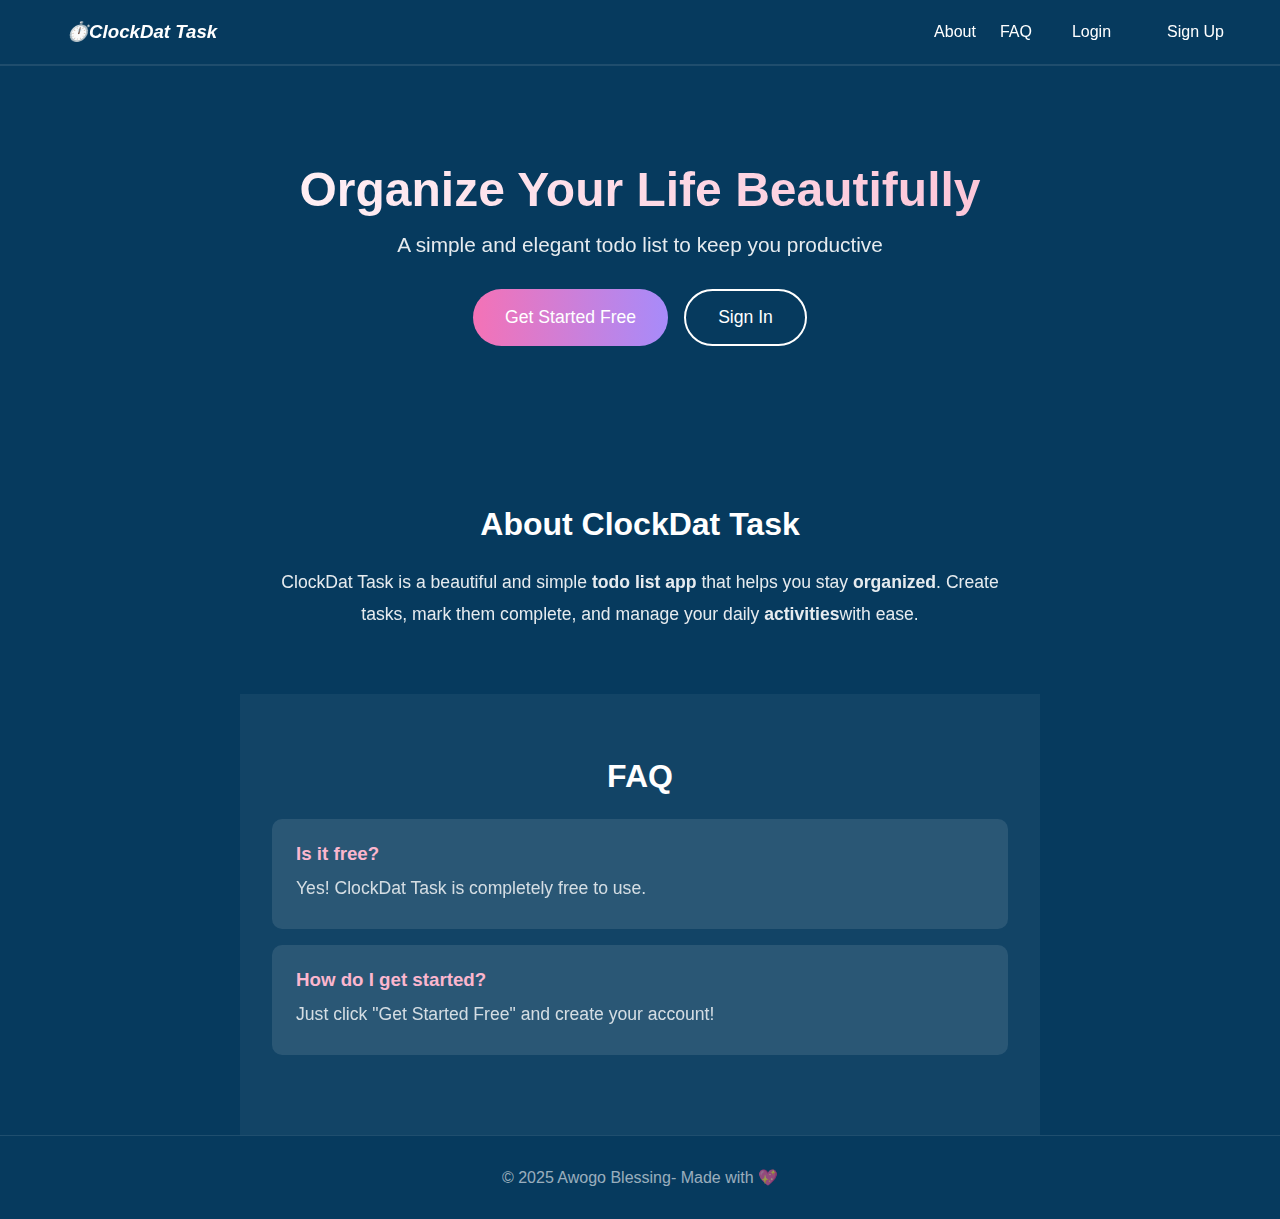
<file: index.html>
<!DOCTYPE html>
<html lang="en">
<head>
    <meta charset="UTF-8">
    <meta name="viewport" content="width=device-width, initial-scale=1.0">
    <title>My To-Do List</title>
    <!-- Link to external CSS file -->
    <link rel="stylesheet" href="styles.css">
</head>
<body>
 
      <!-- Landing Page -->
    <div id="landingPage" class="page active">
        <!-- Navigation -->
        <nav class="navbar">
            <div class="nav-content">
                <h3 class="logo">⏱️ClockDat Task</h3>
                <div class="nav-links">
                    <a href="#about">About</a>
                    <a href="#faq">FAQ</a>
                    <button onclick="showLogin()">Login</button>
                    <button class="btn-primary" onclick="showSignup()">Sign Up</button>
                </div>
            </div>  
        </nav>
    

        <!-- Hero -->
        <section class="hero">
            <h1>Organize Your Life Beautifully</h1>
            <p>A simple and elegant todo list to keep you productive</p>
            <div class="hero-buttons">
                <button class="btn-large" onclick="showSignup()">Get Started Free</button>
                <button class="btn-outline" onclick="showLogin()">Sign In</button>
            </div>
        </section>

        <!-- About -->
        <section id="about" class="section">
            <h2>About ClockDat Task</h2>
            <p>ClockDat Task is a beautiful and simple <strong>todo list app</strong> that helps you stay <strong>organized</strong>. 
            Create tasks, mark them complete, and manage your daily <strong>activities</strong>with ease.</p>
        </section>

        <!-- FAQ -->
        <section id="faq" class="section bg-light">
            <h2>FAQ</h2>
            <div class="faq-item">
                <h3>Is it free?</h3>
                <p>Yes! ClockDat Task is completely free to use.</p>
            </div>
              <div class="faq-item">
                <h3>How do I get started?</h3>
                <p>Just click "Get Started Free" and create your account!</p>
           </div>
        </section>

        <!-- Footer -->
        <footer>
            <p>© 2025 Awogo Blessing- Made with 💖</p>
        </footer>
    </div>    


 <!-- Todo Page -->
    <div id="todoPage" class="page">
        <nav class="navbar">
            <div class="nav-content">
                <h1 class="logo">⏱️ClockDat Task</h1>
                <button onclick="logout()">Logout</button>
            </div>
        </nav>

        <div class="todo-container">
            <h2>My Tasks</h2>
            <!-- Add Task -->
        <form id="todoForm" class="todo-form">
              <input type="text" id="taskInput" placeholder="Task title..." required>

              <textarea id="taskDesc" placeholder="Task description (optional)" rows="2"></textarea>

              <input type="date" id="taskDate" required>
               <input type="time" id="taskTime" required>
  
              <button type="submit" class="btn-primary">Add Task</button>
         </form>

            <!-- Task List -->
            <div id="todoList" class="todo-list"></div>
        </div>
    </div>
    <!-- Login Modal -->
    <div id="loginModal" class="modal">
        <div class="modal-box">
            <span class="close" onclick="closeLogin()">&times;</span>
            <h2>Welcome Back!</h2>
            <form onsubmit="login(event)">
                <input type="email" placeholder="Email" required>
                <input type="password" placeholder="Password" required>
                <button type="submit" class="btn-primary btn-full">Login</button>
            </form>
            <p>Don't have an account? <a href="#" onclick="switchToSignup()">Sign up</a></p>
        </div>
    </div>

    <!-- Signup Modal -->
    <div id="signupModal" class="modal">
        <div class="modal-box">
            <span class="close" onclick="closeSignup()">&times;</span>
            <h2>⏱️ClockDat Task</h2>
            <form onsubmit="signup(event)">
                <input type="text" placeholder="Name" required>
                <input type="email" placeholder="Email" required>
                <input type="password" placeholder="Password" required>
                <button type="submit" class="btn-primary btn-full">Sign Up</button>
            </form>
            <p>Already have an account? <a href="#" onclick="switchToLogin()">Login</a></p>
        </div>
    </div>
    <script src="script.js"></script>
    <script>
console.log("Landing:", document.getElementById("landingPage").className);
console.log("Todo:", document.getElementById("todoPage").className);
</script>

</body>
</html>
</file>
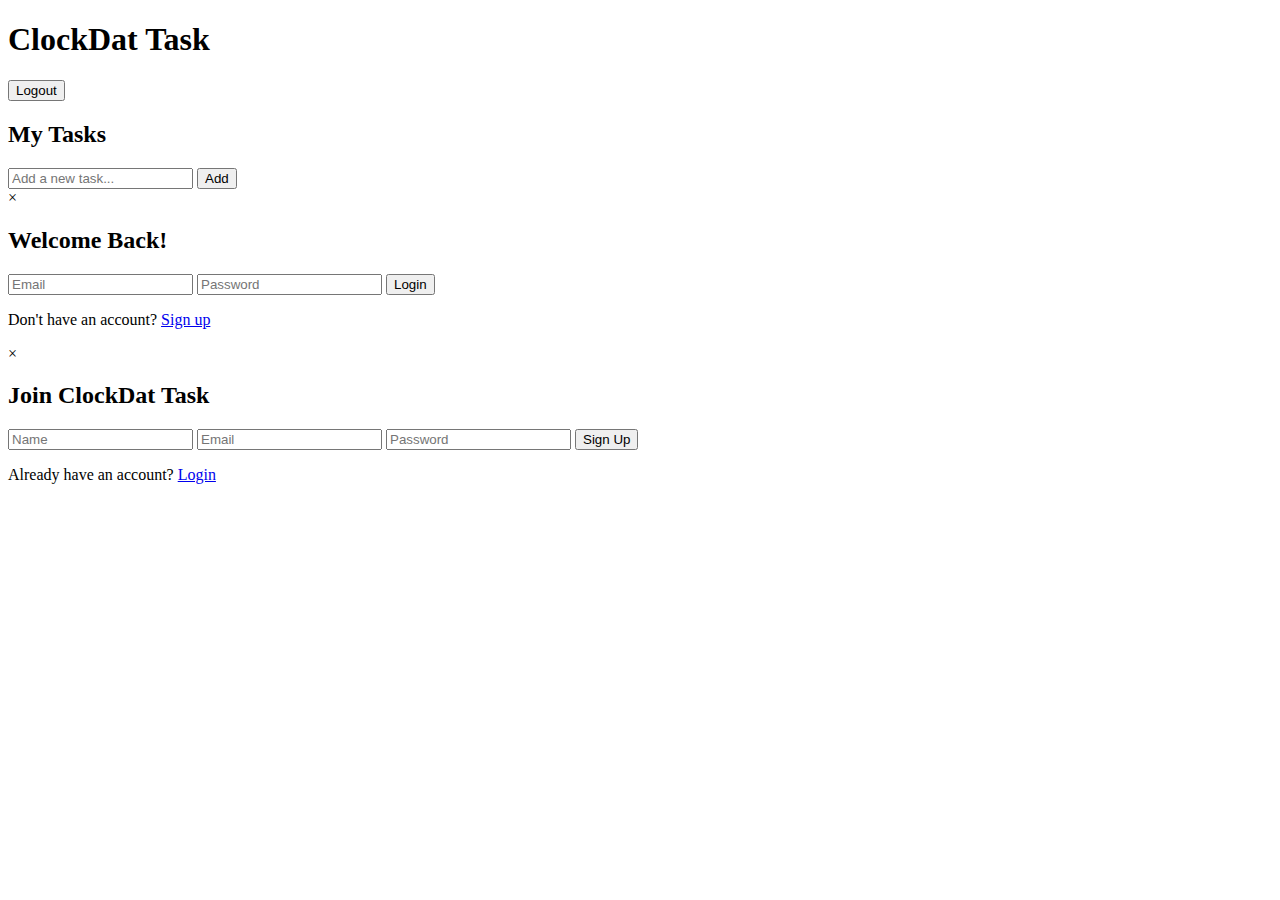
<file: login.html>
<!DOCTYPE html>
<html lang="en">
<head>
    <meta charset="UTF-8">
    <meta name="viewport" content="width=device-width, initial-scale=1.0">
    <title>Todo Page</title>
    <!-- <link rel="stylesheet" href="styles.css"> -->
</head>
<body>
  <!-- Todo Page -->
    <div id="todoPage" class="page">
        <nav class="navbar">
            <div class="nav-content">
                <h1 class="logo">ClockDat Task</h1>
                <button onclick="logout()">Logout</button>
            </div>
        </nav>

        <div class="todo-container">
            <h2>My Tasks</h2>
            
            <!-- Add Task -->
            <form id="todoForm" class="todo-form">
                <input type="text" id="taskInput" placeholder="Add a new task..." required>
                <button type="submit" class="btn-primary">Add</button>
            </form>

            <!-- Task List -->
            <div id="todoList" class="todo-list"></div>
        </div>
    </div>

    <!-- Login Modal -->
    <div id="loginModal" class="modal">
        <div class="modal-box">
            <span class="close" onclick="closeLogin()">&times;</span>
            <h2>Welcome Back!</h2>
            <form onsubmit="login(event)">
                <input type="email" placeholder="Email" required>
                <input type="password" placeholder="Password" required>
                <button type="submit" class="btn-primary btn-full">Login</button>
            </form>
            <p>Don't have an account? <a href="#" onclick="switchToSignup()">Sign up</a></p>
        </div>
    </div>

    <!-- Signup Modal -->
    <div id="signupModal" class="modal">
        <div class="modal-box">
            <span class="close" onclick="closeSignup()">&times;</span>
            <h2>Join ClockDat Task</h2>
            <form onsubmit="signup(event)">
                <input type="text" placeholder="Name" required>
                <input type="email" placeholder="Email" required>
                <input type="password" placeholder="Password" required>
                <button type="submit" class="btn-primary btn-full">Sign Up</button>
            </form>
            <p>Already have an account? <a href="#" onclick="switchToLogin()">Login</a></p>
        </div>
    </div>

    <script src="script.js"></script>  
</body>
</html>
</file>
<file: styles.css>
:root{
    --primary-color: #063a5e;
    --seondry-color: #f472b6;
    --main-font: 'Segoe UI', Tahoma, Geneva, Verdana, sans-serif;
}
* {
    margin: 0;
    padding: 0;
    box-sizing: border-box;
}

body {
    font-family: 'Segoe UI', Tahoma, Geneva, Verdana, sans-serif;
    background: #063a5e;
    color: #333;
}

/* Page Management */
.page {
    display: none;
}

.page.active {
    display: block;
}
.logo {
    padding: 5px 10px;
    width: auto;
    color: white;
    margin: 1rem;
    font-style: oblique;
}

/* Navigation */
.navbar{
    background: rgba(6, 58, 94, 0.95);
    position: sticky;
    top: 0;
    border-bottom: 2px solid rgba(255, 255, 255, 0.1);
}

.nav-content {
    max-width: 1200px;
    margin: 0 auto;
    display: flex;
    justify-content: space-between;
    align-items: center;
}



.nav-links {
    display: flex;
    gap: 1.5rem;
    align-items: center;
    
}

.nav-links a {
    color: white;
    text-decoration: none;
}

.nav-links a:hover {
    color: #f472b6;
}

.nav-links button {
    background: none;
    border: none;
    color: white;
    cursor: pointer;
    font-size: 1rem;
    padding: 0.5rem 1rem;
}

.nav-links button:hover {
    color: #f472b6;
}

/* Buttons */
.btn-primary {
    background: linear-gradient(to right, #f472b6, #a78bfa);
    color: white;
    border: none;
    padding: 0.5rem 1.5rem;
    border-radius: 25px;
    cursor: pointer;
    font-size: 1rem;
}

.btn-primary:hover {
    opacity: 0.9;
    transform: scale(1.05);
}

.btn-large {
    background: linear-gradient(to right, #f472b6, #a78bfa);
    color: white;
    border: none;
    padding: 1rem 2rem;
    border-radius: 30px;
    cursor: pointer;
    font-size: 1.1rem;
}

.btn-large:hover {
    opacity: 0.9;
    transform: scale(1.05);
}

.btn-outline {
    background: transparent;
    color: white;
    border: 2px solid white;
    padding: 1rem 2rem;
    border-radius: 30px;
    cursor: pointer;
    font-size: 1.1rem;
}

.btn-outline:hover {
    background: white;
    color: #063a5e;
}

/* Hero Section */
.hero {
    text-align: center;
    padding: 6rem 2rem;
    color: white;
}

.hero h1 {
    font-size: 3rem;
    margin-bottom: 1rem;
    background: linear-gradient(to right, white, #fbb6ce);
    -webkit-background-clip: text;
    -webkit-text-fill-color: transparent;
}

.hero p {
    font-size: 1.3rem;
    margin-bottom: 2rem;
    opacity: 0.9;
}

.hero-buttons {
    display: flex;
    gap: 1rem;
    justify-content: center;
    flex-wrap: wrap;
}

/* Sections */
.section {
    max-width: 800px;
    margin: 0 auto;
    padding: 4rem 2rem;
    color: white;
}

.section h2 {
    font-size: 2rem;
    margin-bottom: 1.5rem;
    text-align: center;
}

.section p {
    font-size: 1.1rem;
    line-height: 1.8;
    text-align: center;
    opacity: 0.9;
}

.bg-light {
    background: rgba(255, 255, 255, 0.05);
}

/* FAQ */
.faq-item {
    background: rgba(255, 255, 255, 0.1);
    padding: 1.5rem;
    margin: 1rem 0;
    border-radius: 10px;
}

.faq-item h3 {
    margin-bottom: 0.5rem;
    color: #fbb6ce;
}

.faq-item p {
    text-align: left;
    opacity: 0.8;
}

/* Footer */
footer {
    text-align: center;
    padding: 2rem;
    color: rgba(255, 255, 255, 0.6);
    border-top: 1px solid rgba(255, 255, 255, 0.1);
}

/* Modal */
.modal {
    display: none;
    position: fixed;
    top: 0;
    left: 0;
    width: 100%;
    height: 100%;
    background: rgba(0, 0, 0, 0.7);
    justify-content: center;
    align-items: center;
    z-index: 1000;
}

.modal.active {
    display: flex;
}

.modal-box {
    background: white;
    padding: 2rem;
    border-radius: 15px;
    width: 90%;
    max-width: 400px;
    position: relative;
}

.close {
    position: absolute;
    right: 1rem;
    top: 1rem;
    font-size: 2rem;
    cursor: pointer;
    color: #999;
}

.close:hover {
    color: #333;
}

.modal-box h2 {
    color: #063a5e;
    margin-bottom: 1.5rem;
    text-align: center;
}

.modal-box form {
    display: flex;
    flex-direction: column;
    gap: 1rem;
}

.modal-box input {
    padding: 0.8rem;
    border: 2px solid #ddd;
    border-radius: 8px;
    font-size: 1rem;
}

.modal-box input:focus {
    outline: none;
    border-color: #f472b6;
}

.btn-full {
    width: 100%;
    padding: 0.8rem;
}

.modal-box p {
    text-align: center;
    margin-top: 1rem;
    color: #666;
}

.modal-box a {
    color: #f472b6;
    text-decoration: none;
}

.modal-box a:hover {
    text-decoration: underline;
}

/* Todo Page */
.todo-container {
    max-width: 600px;
    margin: 3rem auto;
    padding: 2rem;
}

.todo-container h2 {
    color: white;
    text-align: center;
    margin-bottom: 2rem;
    font-size: 2rem;
}

/* Todo Form */
.todo-form {
    display: flex;
    gap: 0.5rem;
    margin-bottom: 2rem;
}

.todo-form input {
    flex: 1;
    padding: 1rem;
    border: none;
    border-radius: 10px;
    font-size: 1rem;
}

.todo-form input:focus {
    outline: 2px solid #f472b6;
}

.todo-form button {
    padding: 1rem 2rem;
}

/* Todo List */
.todo-list {
    display: flex;
    flex-direction: column;
    gap: 0.8rem;
}

.todo-item {
    background: white;
    padding: 1rem;
    border-radius: 10px;
    display: flex;
    align-items: center;
    gap: 1rem;
    box-shadow: 0 2px 5px rgba(0, 0, 0, 0.1);
}

.todo-item input[type="checkbox"] {
    width: 20px;
    height: 20px;
    cursor: pointer;
}

.todo-item span {
    flex: 1;
    font-size: 1rem;
}

.todo-item.completed span {
    text-decoration: line-through;
    color: #999;
}

.delete-btn {
    background: #ff6b6b;
    color: white;
    border: none;
    padding: 0.5rem 1rem;
    border-radius: 5px;
    cursor: pointer;
}

.delete-btn:hover {
    background: #ff5252;

}

.todo-item {
    background: white;
    border-radius: 8px;
    padding: 20px;
    margin-bottom: 16px;
    box-shadow: 0 2px 4px rgba(0, 0, 0, 0.1);
}

.task-header {
    display: flex;
    justify-content: space-between;
    align-items: center;
    margin-bottom: 8px;
}

.task-title-row {
    display: flex;
    align-items: center;
    gap: 12px;
    flex: 1;
}

.task-check {
    width: 20px;
    height: 20px;
    cursor: pointer;
}

.task-title {
    font-size: 18px;
    font-weight: 600;
    color: #1f2937;
}

.overdue-badge {
    background: #fee2e2;
    color: #dc2626;
    padding: 4px 12px;
    border-radius: 4px;
    font-size: 14px;
    font-weight: 500;
    white-space: nowrap;
}

.task-description {
    color: #6b7280;
    font-size: 14px;
    margin: 8px 0 8px 32px;
}

.task-footer {
    display: flex;
    justify-content: space-between;
    align-items: center;
    margin-top: 12px;
}

.task-date {
    color: #ef4444;
    font-size: 14px;
    font-weight: 500;
    display: flex;
    align-items: center;
    gap: 4px;
}

.task-actions {
    display: flex;
    gap: 8px;
}

.edit-btn {
    background: #22c55e;
    color: white;
    border: none;
    padding: 8px 20px;
    border-radius: 4px;
    cursor: pointer;
    font-weight: 500;
  
}

.edit-btn:hover {
    background: #16a34a;
}

.delete-btn {
    background: #ef4444;
    color: white;
    border: none;
    padding: 8px 20px;
    border-radius: 4px;
    cursor: pointer;
    font-weight: 500;
    
}

.delete-btn:hover {
    background: #dc2626;
}

#todoList {
    max-width: 900px;
    margin: 0 auto;
    padding: 20px;
}

/* Responsive */
@media (max-width: 768px) {
    .hero h1 {
        font-size: 2rem;
    }
    
    .hero p {
        font-size: 1rem;
    }
    
    .nav-links {
        gap: 0.5rem;
    }
    
    .nav-links a {
        display: none;
    }
    
    .todo-form {
        flex-direction: column;
    }
}
</file>
